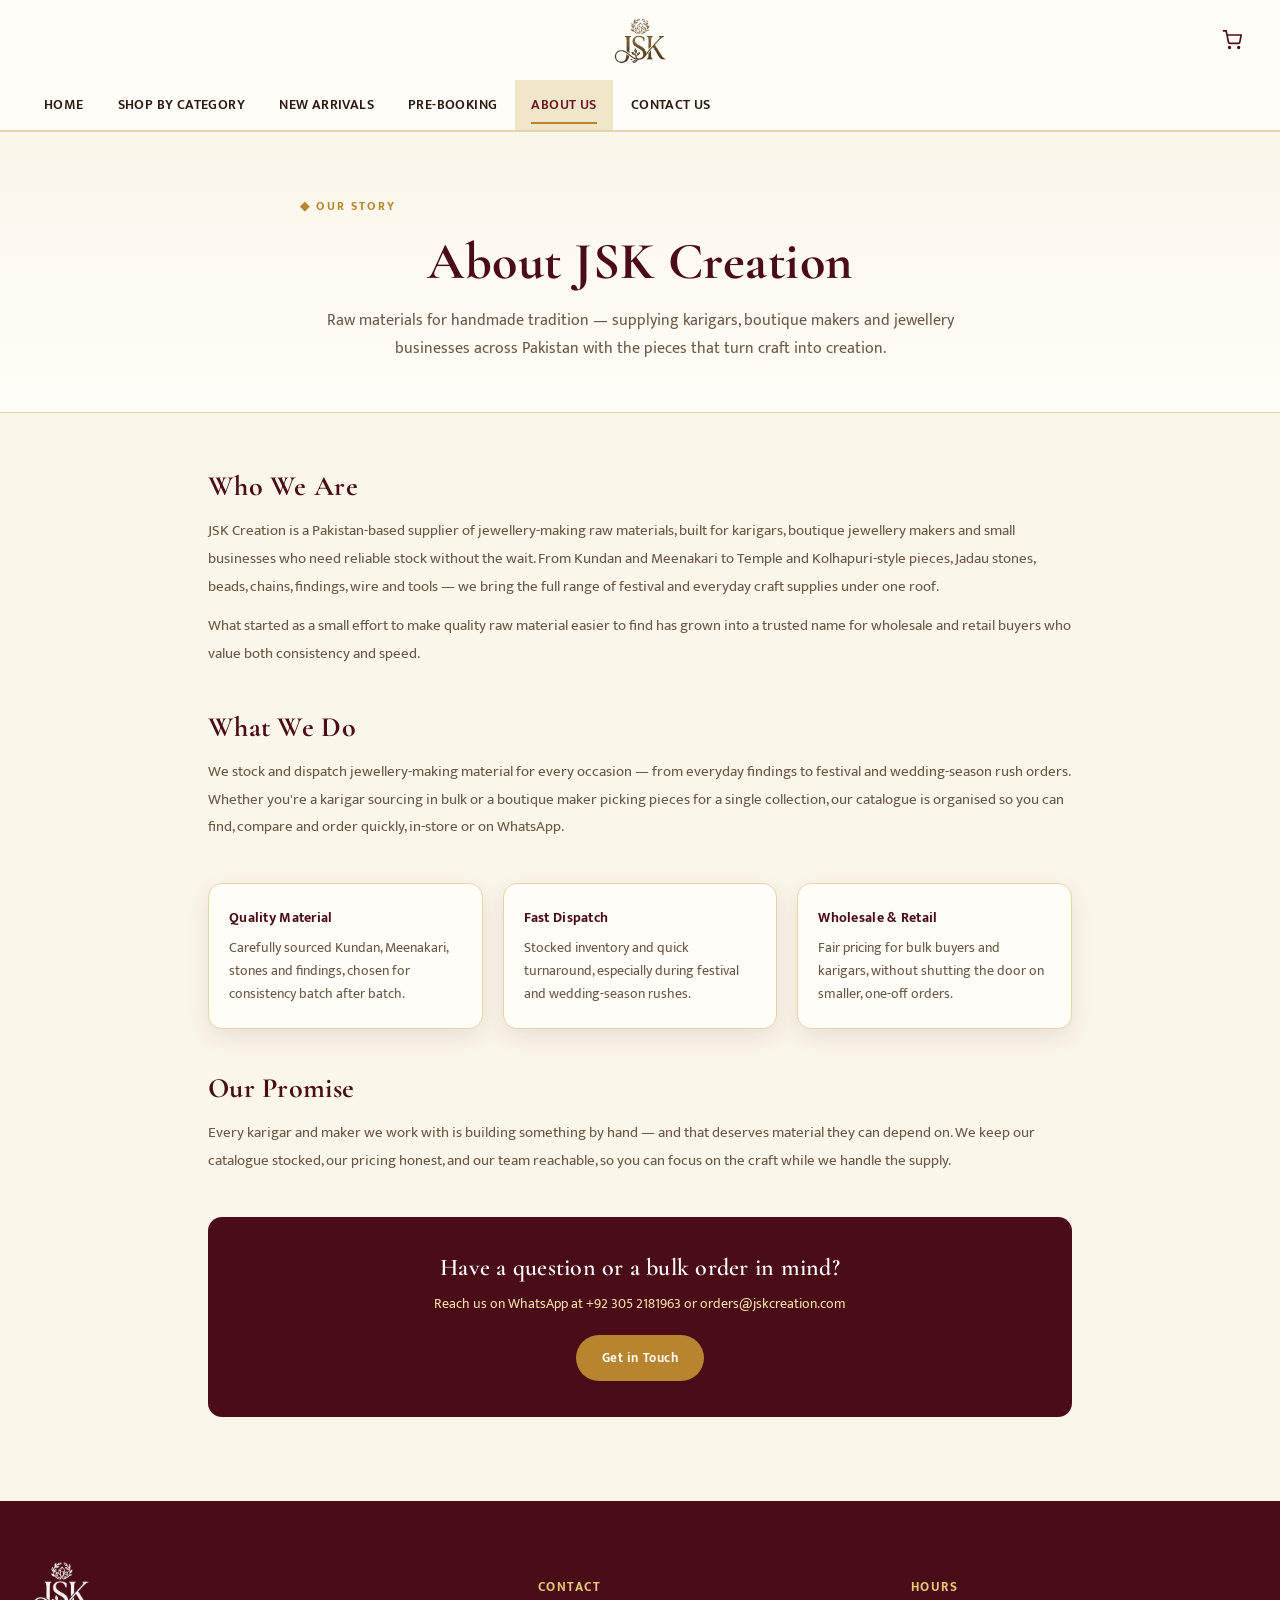
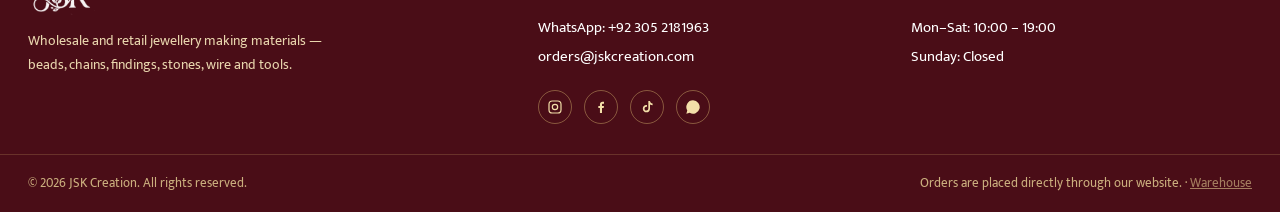
<file: about.html>
<!DOCTYPE html>
<html lang="en">
<head>
<meta charset="UTF-8">
<meta name="viewport" content="width=device-width, initial-scale=1.0">
<title>About Us — JSK Creation | Jewellery Making Raw Materials, Pakistan</title>
<link rel="icon" href="favicon.ico" sizes="any">
<link rel="icon" type="image/png" sizes="32x32" href="favicon-32x32.png">
<link rel="icon" type="image/png" sizes="16x16" href="favicon-16x16.png">
<link rel="apple-touch-icon" sizes="180x180" href="apple-touch-icon.png">
<link rel="icon" type="image/png" sizes="192x192" href="favicon-192.png">
<link rel="preconnect" href="https://fonts.googleapis.com">
<link href="https://fonts.googleapis.com/css2?family=Cormorant+Garamond:ital,wght@0,500;0,600;0,700;1,500&family=Mukta:wght@300;400;500;600;700&display=swap" rel="stylesheet">
<style>
/* ============ TOKENS ============ */
:root{
  --ivory:#FBF6EA;
  --ivory-deep:#F1E6C9;
  --paper:#FFFDF8;
  --maroon:#6E1423;
  --maroon-deep:#4A0D17;
  --maroon-soft:#8C2233;
  --gold:#B8842E;
  --gold-light:#E7C878;
  --gold-pale:#F3DFA9;
  --green:#2E4A3B;
  --green-deep:#1C2F26;
  --ink:#2B1810;
  --ink-soft:#6B5745;
  --line:#E4D4AC;
  --white:#FFFFFF;
  --shadow: 0 8px 24px rgba(74,13,23,0.10);
  --shadow-lg: 0 20px 50px rgba(74,13,23,0.18);
  --radius: 14px;
  --maxw: 1280px;
  --ease: cubic-bezier(.4,0,.2,1);
  --ease-out: cubic-bezier(.16,1,.3,1);
}
*{box-sizing:border-box;}
html{scroll-behavior:smooth;}
body{
  margin:0;
  background:var(--ivory);
  color:var(--ink);
  font-family:'Mukta',sans-serif;
  font-weight:400;
  -webkit-font-smoothing:antialiased;
}
h1,h2,h3,h4{
  font-family:'Cormorant Garamond',serif;
  font-weight:600;
  color:var(--maroon-deep);
  margin:0;
  letter-spacing:.01em;
}
a{color:inherit;text-decoration:none;}
button{font-family:inherit;cursor:pointer;}
img{max-width:100%;display:block;}
.wrap{max-width:var(--maxw);margin:0 auto;padding:0 28px;}
.eyebrow{
  font-family:'Mukta',sans-serif;
  font-size:12.5px;
  font-weight:700;
  letter-spacing:.16em;
  text-transform:uppercase;
  color:var(--maroon);
}
.eyebrow::before{content:"◆ ";color:var(--gold);}
:focus-visible{outline:2px solid var(--maroon);outline-offset:2px;}

/* ============ HEADER ============ */
header.site-header{
  background:var(--paper);
  border-bottom:1px solid var(--line);
  position:sticky;top:0;z-index:60;
  transition:box-shadow 0.45s ease;transition-timing-function:var(--ease);
}
header.site-header.is-scrolled{box-shadow:0 6px 22px rgba(74,13,23,.09);}
.header-row{
  display:grid;grid-template-columns:1fr auto 1fr;align-items:center;
  padding:14px 28px;gap:16px;
}
.header-row .left-slot{display:flex;align-items:center;gap:10px;}
.logo{
  display:flex;align-items:center;gap:10px;
  font-family:'Cormorant Garamond',serif;
  font-size:clamp(21px,3vw,28px);font-weight:700;color:var(--maroon-deep);
  min-width:0;justify-self:center;
}
.logo .logo-text{min-width:0;overflow:hidden;text-overflow:ellipsis;white-space:nowrap;}
.logo-mark{height:52px;width:auto;flex:none;display:block;}
.logo small{display:block;font-family:'Mukta',sans-serif;font-size:10.5px;letter-spacing:.14em;color:var(--ink-soft);font-weight:600;text-transform:uppercase;white-space:nowrap;}
.header-actions{display:flex;align-items:center;gap:6px;flex:none;justify-self:end;}
.icon-btn{
  background:none;border:none;color:var(--maroon-deep);
  display:flex;align-items:center;justify-content:center;
  width:40px;height:40px;border-radius:50%;position:relative;
  transition:background 0.25s;transition-timing-function:var(--ease);flex:none;
}
.icon-btn:hover{background:var(--ivory-deep);}
.icon-btn svg{width:20px;height:20px;}
.cart-count{
  position:absolute;top:-2px;right:-2px;background:var(--maroon);color:#fff;
  font-size:10.5px;font-weight:700;border-radius:50%;width:17px;height:17px;
  display:flex;align-items:center;justify-content:center;border:1.5px solid var(--paper);
}
.search-box{
  display:flex;align-items:center;gap:8px;background:var(--ivory-deep);
  border-radius:30px;padding:0;max-width:0;overflow:hidden;transition:max-width 0.5s ease, padding 0.5s ease;transition-timing-function:var(--ease);
}
.search-box.open{max-width:240px;padding:0 6px 0 16px;}
.search-box input{
  border:none;background:none;outline:none;padding:9px 0;font-family:'Mukta',sans-serif;
  font-size:14px;width:180px;color:var(--ink);
}
.search-box svg{width:16px;height:16px;color:var(--ink-soft);flex:none;}

/* animated hamburger icon */
.mobile-toggle{flex:none;}
.mobile-toggle .hbg{width:20px;height:14px;position:relative;display:block;}
.mobile-toggle .hbg span{
  position:absolute;left:0;width:100%;height:2px;background:currentColor;border-radius:2px;
  transition:transform 0.45s ease, opacity 0.35s ease, top 0.35s ease;transition-timing-function:var(--ease);
}
.mobile-toggle .hbg span:nth-child(1){top:0;}
.mobile-toggle .hbg span:nth-child(2){top:6px;}
.mobile-toggle .hbg span:nth-child(3){top:12px;}
.mobile-toggle.active .hbg span:nth-child(1){top:6px;transform:rotate(45deg);}
.mobile-toggle.active .hbg span:nth-child(2){opacity:0;}
.mobile-toggle.active .hbg span:nth-child(3){top:6px;transform:rotate(-135deg);}

/* mobile nav backdrop */
.nav-overlay{
  position:fixed;inset:0;background:rgba(43,24,16,.38);
  opacity:0;visibility:hidden;transition:opacity 0.45s ease, visibility 0.45s ease;transition-timing-function:var(--ease);z-index:74;
}
.nav-overlay.open{opacity:1;visibility:visible;}

/* ============ NAV / MEGA MENU ============ */
nav.main-nav{background:var(--paper);border-bottom:1px solid var(--line);}
.nav-row{display:flex;align-items:center;gap:2px;padding:0 28px;max-width:var(--maxw);margin:0 auto;position:relative;}
.nav-item{position:relative;}
.nav-link{
  display:flex;align-items:center;gap:5px;color:var(--ink);
  font-size:13.5px;font-weight:600;letter-spacing:.03em;text-transform:uppercase;
  padding:14px 16px;transition:color 0.25s, background 0.25s;transition-timing-function:var(--ease);
}
.nav-link:hover, .nav-link.active{color:var(--maroon);background:var(--ivory-deep);}
.nav-link svg{width:12px;height:12px;transition:transform 0.35s;transition-timing-function:var(--ease);}
.nav-item:hover .nav-link svg{transform:rotate(180deg);}
.mega-panel{
  position:absolute;left:0;top:100%;background:var(--paper);
  border:1px solid var(--line);border-top:3px solid var(--gold);
  box-shadow:var(--shadow-lg);border-radius:0 0 10px 10px;
  padding:26px 30px;display:none;gap:26px 34px;width:min(920px, 86vw);
  grid-template-columns:repeat(5,1fr);z-index:70;
}
.nav-item:hover .mega-panel, .nav-item:focus-within .mega-panel{display:grid;}
.mega-panel-more{grid-template-columns:1fr;width:220px;padding:16px;}
.mega-col h5{
  font-family:'Mukta',sans-serif;font-size:12px;font-weight:700;letter-spacing:.08em;
  text-transform:uppercase;color:var(--maroon);margin-bottom:10px;display:flex;align-items:center;gap:6px;
}
.mega-col h5 .ic{width:15px;height:15px;color:var(--gold);flex:none;}
.mega-col ul{list-style:none;margin:0;padding:0;}
.mega-col li a{
  display:block;padding:5px 0;font-size:13.5px;color:var(--ink-soft);
  border-bottom:1px dashed transparent;transition:color 0.25s;transition-timing-function:var(--ease);
}
.mega-col li a:hover{color:var(--maroon);border-color:var(--gold-light);}
.mega-view-all{grid-column:1/-1;border-top:1px dashed var(--line);padding-top:14px;margin-top:2px;text-align:center;}
.mega-view-all a{
  font-family:'Mukta',sans-serif;font-size:12.5px;font-weight:700;letter-spacing:.04em;
  text-transform:uppercase;color:var(--maroon);
}
.mega-view-all a:hover{color:var(--maroon-deep);}
.mobile-toggle{display:none;background:none;border:none;color:var(--maroon-deep);padding:12px;}
.mobile-toggle svg{width:22px;height:22px;}
.nav-link{position:relative;}
.nav-link::after{
  content:"";position:absolute;left:16px;right:16px;bottom:6px;height:2px;background:var(--gold);
  transform:scaleX(0);transform-origin:left;transition:transform 0.35s ease;transition-timing-function:var(--ease);
}
.nav-link:hover::after, .nav-link.active::after{transform:scaleX(1);}

/* ============ HERO / PROMO BANNER ============ */
.hero{position:relative;background:var(--paper);padding:0;}
.btn{
  display:inline-flex;align-items:center;gap:8px;padding:13px 26px;border-radius:40px;
  font-size:14px;font-weight:700;letter-spacing:.03em;text-transform:uppercase;
  border:1.5px solid transparent;transition:transform 0.25s, box-shadow 0.25s, background 0.25s, color 0.25s;transition-timing-function:var(--ease);
}
.btn:active{transform:scale(.97);}
.btn-primary{background:var(--maroon);color:#fff;box-shadow:0 10px 22px rgba(110,20,35,.28);}
.btn-primary:hover{background:var(--maroon-deep);box-shadow:0 12px 26px rgba(110,20,35,.36);}
.btn-outline{border-color:var(--maroon);color:var(--maroon);}
.btn-outline:hover{background:var(--maroon);color:#fff;}
.btn-gold{background:var(--gold);color:var(--maroon-deep);}
.btn-gold:hover{background:var(--gold-light);}
.btn[disabled]{opacity:.7;cursor:default;}

/* full-bleed promo banner slider (signature element) */
.hero-split{width:100%;}
.hero-slider{position:relative;width:100%;height:480px;overflow:hidden;}
.hero-slides{position:relative;width:100%;height:100%;}
.hero-slide{position:absolute;inset:0;opacity:0;pointer-events:none;transition:opacity 0.7s ease;transition-timing-function:var(--ease);}
.hero-slide.active{opacity:1;pointer-events:auto;}
.slide-art{position:relative;width:100%;height:100%;}

.promo-banner{position:relative;width:100%;height:100%;display:flex;align-items:center;overflow:hidden;background:var(--maroon-deep);}
.promo-photo{position:absolute;inset:0;width:100%;height:100%;object-fit:cover;object-position:center;z-index:0;}
.promo-scrim{position:absolute;inset:0;z-index:1;}
.promo-1 .promo-scrim{background:linear-gradient(100deg, rgba(74,13,23,.94) 0%, rgba(74,13,23,.80) 30%, rgba(74,13,23,.30) 60%, rgba(74,13,23,.08) 85%);}
.promo-2 .promo-scrim{background:linear-gradient(100deg, rgba(28,47,38,.94) 0%, rgba(28,47,38,.80) 30%, rgba(28,47,38,.30) 60%, rgba(28,47,38,.08) 85%);}
.promo-3 .promo-scrim{background:linear-gradient(100deg, rgba(110,20,35,.94) 0%, rgba(110,20,35,.80) 30%, rgba(110,20,35,.30) 60%, rgba(110,20,35,.08) 85%);}
.promo-4 .promo-scrim{background:linear-gradient(100deg, rgba(43,47,74,.94) 0%, rgba(43,47,74,.80) 30%, rgba(43,47,74,.30) 60%, rgba(43,47,74,.08) 85%);}

.promo-frame{
  position:absolute;inset:14px;border:1px solid rgba(255,255,255,.35);
  border-radius:4px;pointer-events:none;z-index:2;
}
.promo-content{position:relative;z-index:3;max-width:640px;padding:0 6vw;}
.promo-eyebrow{
  display:inline-flex;align-items:center;gap:8px;color:var(--gold-pale);
  font-size:12.5px;font-weight:700;letter-spacing:.16em;text-transform:uppercase;margin-bottom:16px;
}
.promo-eyebrow::before{content:"◆";color:var(--gold-light);}
.promo-content h1{
  font-family:'Cormorant Garamond',serif;font-weight:700;text-transform:uppercase;
  font-size:clamp(30px,4.6vw,58px);line-height:1.05;color:#fff;margin-bottom:16px;
  text-shadow:0 4px 24px rgba(0,0,0,.25);
}
.promo-content h1 span{color:var(--gold-light);}
.promo-content p{font-size:15.5px;line-height:1.7;color:rgba(255,255,255,.86);max-width:440px;margin-bottom:26px;}
.promo-cta{
  position:absolute;right:32px;bottom:28px;z-index:5;
  display:inline-flex;align-items:center;gap:8px;background:var(--maroon-deep);color:#fff;
  border:1.5px solid var(--gold-light);padding:13px 26px;border-radius:40px;
  font-size:12.5px;font-weight:700;letter-spacing:.06em;text-transform:uppercase;
  box-shadow:0 12px 26px rgba(0,0,0,.3);transition:transform 0.25s, background 0.25s;transition-timing-function:var(--ease);
}
.promo-cta:hover{transform:translateY(-2px);background:var(--maroon);}

.slide-arrow{
  position:absolute;top:50%;transform:translateY(-50%);width:42px;height:42px;border-radius:50%;
  background:rgba(255,255,255,.14);border:1px solid rgba(255,255,255,.5);display:flex;align-items:center;justify-content:center;
  color:#fff;opacity:0;transition:opacity 0.35s, background 0.25s;transition-timing-function:var(--ease);z-index:6;backdrop-filter:blur(3px);
}
.slide-arrow svg{width:18px;height:18px;}
.slide-arrow:hover{background:rgba(255,255,255,.28);}
.hero-slider:hover .slide-arrow{opacity:1;}
.slide-arrow.prev{left:20px;}
.slide-arrow.next{right:20px;}
.slide-dots{position:absolute;bottom:20px;left:50%;transform:translateX(-50%);display:flex;gap:8px;z-index:6;}
.slide-dot{width:9px;height:9px;border-radius:5px;border:1.5px solid rgba(255,255,255,.7);background:rgba(255,255,255,.25);cursor:pointer;transition:all 0.35s;transition-timing-function:var(--ease);padding:0;}
.slide-dot.active{background:var(--gold-light);border-color:var(--gold-light);width:26px;}
.breadcrumb-row{padding:14px 0;font-size:13px;color:var(--ink-soft);border-bottom:1px solid var(--line);}
.breadcrumb-row .wrap{padding:0 28px;}
.breadcrumb-row a{color:var(--maroon);font-weight:600;}
@media (max-width:1080px){
}
@media (max-width:860px){
  .hero-slider{height:380px;}
  .promo-content p{display:none;}
}
@media (max-width:720px){
  .hero-slider{height:300px;}
  .promo-content{padding:0 24px;}
  .promo-cta{right:20px;bottom:22px;padding:11px 18px;font-size:11px;}
}
@media (max-width:480px){
}

/* ============ SECTION SHARED ============ */
section{padding:56px 0;}
.section-head{display:flex;justify-content:space-between;align-items:flex-end;margin-bottom:28px;gap:20px;flex-wrap:wrap;}
.section-head h2{font-size:clamp(26px,3vw,38px);font-style:italic;}
.section-head p.sub{color:var(--ink-soft);margin-top:6px;font-size:14.5px;}
.link-more{font-size:13px;font-weight:700;letter-spacing:.05em;text-transform:uppercase;color:var(--maroon);border-bottom:1.5px solid var(--gold);padding-bottom:2px;white-space:nowrap;}
.link-more:hover{color:var(--maroon-deep);}

/* ============ TRENDING SCROLL ============ */
.trending-scroll{
  display:flex;gap:18px;overflow-x:auto;scroll-snap-type:x mandatory;
  margin:0 -28px;width:calc(100% + 56px);padding:6px 20px 18px;
}
.trending-scroll::-webkit-scrollbar{height:6px;}
.trending-scroll::-webkit-scrollbar-thumb{background:var(--gold-light);border-radius:6px;}
.trend-tile{
  flex:none;width:168px;scroll-snap-align:start;text-align:center;cursor:pointer;
  position:relative;padding-top:12px;
}
.trend-tile .art{
  width:168px;height:168px;border-radius:50%;position:relative;overflow:hidden;
  border:3px solid var(--gold);box-shadow:var(--shadow);transition:transform 0.35s, box-shadow 0.35s;transition-timing-function:var(--ease);
}
.trend-tile:hover .art{transform:translateY(-6px);box-shadow:var(--shadow-lg);}
.trend-tile p{margin-top:12px;font-weight:600;font-size:14.5px;color:var(--maroon-deep);}
.trend-tile .badge-tag{
  position:absolute;top:0;left:50%;transform:translateX(-50%);white-space:nowrap;
  box-shadow:0 3px 8px rgba(74,13,23,.25);
}

/* ============ PRODUCT ART (reusable swatches) ============ */
.product-art{
  aspect-ratio:1/1;border-radius:var(--radius);position:relative;overflow:hidden;
  background:linear-gradient(150deg, var(--base1), var(--base2));
}
.trend-tile .art{background:linear-gradient(150deg, var(--base1), var(--base2));}
[data-art="cluster"]{
  background-image:
    radial-gradient(circle at 32% 32%, var(--c1) 0 15%, transparent 16%),
    radial-gradient(circle at 32% 32%, var(--gold) 0 19%, transparent 20%),
    radial-gradient(circle at 68% 26%, var(--c2) 0 11%, transparent 12%),
    radial-gradient(circle at 68% 26%, var(--gold) 0 14.5%, transparent 15.5%),
    radial-gradient(circle at 54% 60%, var(--c1) 0 18%, transparent 19%),
    radial-gradient(circle at 54% 60%, var(--gold) 0 22.5%, transparent 23.5%),
    radial-gradient(circle at 78% 68%, var(--c2) 0 9%, transparent 10%),
    radial-gradient(circle at 78% 68%, var(--gold) 0 12%, transparent 13%),
    radial-gradient(circle at 22% 76%, var(--c2) 0 8%, transparent 9%),
    radial-gradient(circle at 22% 76%, var(--gold) 0 10.5%, transparent 11.5%),
    linear-gradient(150deg, var(--base1), var(--base2));
}
[data-art="strand"]{
  background-image:
    radial-gradient(circle at 15% 50%, var(--c1) 0 8%, transparent 9%),
    radial-gradient(circle at 15% 50%, var(--gold) 0 10.5%, transparent 11.5%),
    radial-gradient(circle at 35% 38%, var(--c2) 0 8%, transparent 9%),
    radial-gradient(circle at 35% 38%, var(--gold) 0 10.5%, transparent 11.5%),
    radial-gradient(circle at 55% 58%, var(--c1) 0 8%, transparent 9%),
    radial-gradient(circle at 55% 58%, var(--gold) 0 10.5%, transparent 11.5%),
    radial-gradient(circle at 75% 40%, var(--c2) 0 8%, transparent 9%),
    radial-gradient(circle at 75% 40%, var(--gold) 0 10.5%, transparent 11.5%),
    radial-gradient(circle at 90% 58%, var(--c1) 0 7%, transparent 8%),
    radial-gradient(circle at 90% 58%, var(--gold) 0 9.5%, transparent 10.5%),
    linear-gradient(150deg, var(--base1), var(--base2));
}
[data-art="flat"]{
  background-image:
    radial-gradient(circle at 50% 46%, var(--c1) 0 30%, transparent 31%),
    radial-gradient(circle at 50% 46%, var(--gold) 0 34%, transparent 35%),
    radial-gradient(circle at 50% 46%, transparent 0 21%, var(--c2) 22% 24%, transparent 25%),
    linear-gradient(150deg, var(--base1), var(--base2));
}
.product-art::before{
  content:"";position:absolute;left:50%;bottom:6%;width:72%;height:16%;
  background:radial-gradient(ellipse at center, rgba(43,24,16,.30), transparent 72%);
  transform:translateX(-50%);border-radius:50%;z-index:0;
}
.product-art::after{
  content:"";position:absolute;inset:0;
  background:linear-gradient(120deg, rgba(255,255,255,.28), transparent 42%);
}
.badge-tag{
  position:absolute;top:10px;left:10px;background:var(--maroon);color:#fff;
  font-size:10.5px;font-weight:700;letter-spacing:.05em;text-transform:uppercase;
  padding:4px 9px;border-radius:20px;z-index:2;
}

/* ---- redesigned card media / actions ---- */
.card .card-media{position:relative;padding:8px;}
.media-actions{
  position:absolute;top:24px;right:24px;display:flex;flex-direction:column;gap:8px;
  opacity:0;transform:translateX(8px);transition:opacity 0.35s, transform 0.35s;transition-timing-function:var(--ease);z-index:4;
}
.card:hover .media-actions{opacity:1;transform:translateX(0);}
.media-btn{
  width:34px;height:34px;border-radius:50%;background:#fff;border:1px solid var(--line);
  display:flex;align-items:center;justify-content:center;box-shadow:var(--shadow);color:var(--maroon-deep);
  transition:background 0.25s, color 0.25s, transform 0.25s;transition-timing-function:var(--ease);
}
.media-btn:hover{transform:scale(1.07);}
.media-btn.wishlisted{background:var(--maroon);color:#fff;border-color:var(--maroon);}
.media-btn svg{width:16px;height:16px;}
.quick-view-btn{
  position:absolute;left:50%;bottom:22px;transform:translate(-50%,10px);opacity:0;
  background:var(--maroon-deep);color:#fff;padding:9px 20px;border-radius:30px;font-size:11.5px;font-weight:700;
  letter-spacing:.05em;text-transform:uppercase;transition:opacity 0.35s, transform 0.35s;transition-timing-function:var(--ease);z-index:4;white-space:nowrap;
  display:flex;align-items:center;gap:6px;border:none;outline:none;
}
.quick-view-btn svg{width:13px;height:13px;}
.card:hover .quick-view-btn{opacity:1;transform:translate(-50%,0);}
.rating-row{display:flex;align-items:center;gap:6px;font-size:11.5px;color:var(--ink-soft);}
.stars{display:flex;gap:1px;color:var(--gold);}
.stars svg{width:12px;height:12px;}
.card-name.clickable{cursor:pointer;transition:color 0.25s;transition-timing-function:var(--ease);}
.card-name.clickable:hover{color:var(--maroon);}

/* ============ SEASONAL BANNER ============ */
.seasonal{background:linear-gradient(120deg, var(--maroon-deep), var(--maroon) 60%, var(--maroon-soft));color:var(--ivory);}
.seasonal .banner-inner{
  display:flex;justify-content:space-between;align-items:center;gap:24px;flex-wrap:wrap;
  padding:38px 40px;border-radius:20px;
  background:radial-gradient(circle at 90% 10%, rgba(230,190,100,.18), transparent 55%);
  border:1px solid rgba(231,200,120,.3);
}
.seasonal h2{color:#fff;font-size:clamp(24px,3vw,36px);font-style:italic;}
.seasonal p{color:var(--gold-pale);margin-top:8px;max-width:420px;line-height:1.6;font-size:14.5px;}
.seasonal-grid{display:grid;grid-template-columns:repeat(4,1fr);gap:18px;margin-top:30px;}

/* ============ PRODUCT GRID / CARDS ============ */
.product-grid{display:grid;grid-template-columns:repeat(4,1fr);gap:22px;}
.card{
  background:var(--paper);border:1px solid var(--line);border-radius:var(--radius);
  overflow:hidden;display:flex;flex-direction:column;transition:box-shadow 0.35s, transform 0.35s;transition-timing-function:var(--ease);
  position:relative;
}
.card:hover{box-shadow:var(--shadow-lg);transform:translateY(-3px);}
.card-body{padding:6px 16px 18px;display:flex;flex-direction:column;gap:8px;flex:1;}
.card-name{font-family:'Cormorant Garamond',serif;font-size:23px;font-weight:600;color:var(--maroon-deep);line-height:1.25;min-height:auto;}
.card-price{font-size:15px;font-weight:700;color:var(--ink);}
.card-price .from{font-size:11px;color:var(--ink-soft);font-weight:500;text-transform:uppercase;letter-spacing:.04em;display:block;}
.variant-control{margin-top:2px;}
.variant-summary{
  width:100%;display:flex;align-items:center;justify-content:space-between;gap:8px;
  padding:9px 12px;border:1.3px solid var(--line);border-radius:9px;background:var(--ivory);
  font-family:'Mukta',sans-serif;font-size:12.5px;font-weight:600;color:var(--ink);
  cursor:pointer;transition:border-color 0.25s, background 0.25s;transition-timing-function:var(--ease);text-align:left;
}
.variant-summary:hover{border-color:var(--gold);}
.variant-summary .chev{width:14px;height:14px;color:var(--ink-soft);flex:none;transition:transform 0.35s;transition-timing-function:var(--ease);}
.variant-summary.open{border-color:var(--maroon);background:var(--paper);}
.variant-summary.open .chev{transform:rotate(180deg);}
.vsummary-text{overflow:hidden;text-overflow:ellipsis;white-space:nowrap;}
.variant-panel{
  display:none;flex-direction:column;gap:10px;
  padding:12px 12px 2px;margin-top:6px;border-top:1px dashed var(--line);
}
.variant-panel.open{display:flex;animation:panelIn .18s var(--ease-out);}
@keyframes panelIn{from{opacity:0;transform:translateY(-4px);}to{opacity:1;transform:translateY(0);}}
.variant-group label{font-size:10px;text-transform:uppercase;letter-spacing:.07em;color:var(--ink-soft);font-weight:700;display:block;margin-bottom:6px;}
.chip-row{display:flex;flex-wrap:wrap;gap:6px;}
.chip{
  padding:6px 12px;border-radius:20px;border:1.3px solid var(--line);background:var(--paper);
  font-family:'Mukta',sans-serif;font-size:11.5px;font-weight:600;color:var(--ink);cursor:pointer;
  display:inline-flex;align-items:center;gap:5px;transition:all 0.25s;transition-timing-function:var(--ease);white-space:nowrap;
  max-width:104px;overflow:hidden;text-overflow:ellipsis;
}
.chip:hover{border-color:var(--gold);}
.chip.active{background:var(--maroon-deep);border-color:var(--maroon-deep);color:#fff;}
.chip .dot{width:9px;height:9px;border-radius:50%;flex:none;box-shadow:0 0 0 1px rgba(0,0,0,.15);}
.chip-more{
  padding:6px 11px;border-radius:20px;border:1.3px dashed var(--line);background:none;
  font-family:'Mukta',sans-serif;font-size:11.5px;font-weight:700;color:var(--ink-soft);cursor:pointer;
}
.chip-more:hover{border-color:var(--gold);color:var(--maroon);}
.add-btn{
  margin-top:10px;width:100%;padding:11px;border-radius:9px;border:none;
  background:var(--maroon-deep);color:#fff;font-weight:600;font-size:13.5px;letter-spacing:.01em;
  display:flex;align-items:center;justify-content:center;gap:8px;transition:background 0.25s, transform 0.2s;transition-timing-function:var(--ease);
}
.add-btn:hover{background:var(--maroon);}
.add-btn:active{transform:scale(.98);}
.add-btn .spinner{width:15px;height:15px;border:2px solid rgba(255,255,255,.4);border-top-color:#fff;border-radius:50%;animation:spin2 .7s linear infinite;display:none;}
.add-btn.loading .spinner{display:inline-block;}
.add-btn.loading .lbl{display:none;}
.add-btn .lbl{display:inline;}
@keyframes spin2{to{transform:rotate(360deg);}}

.load-more-wrap{text-align:center;margin-top:36px;}

/* secondary banners */
.dual-banners{display:grid;grid-template-columns:1fr 1fr;gap:22px;}
.dual-banner{
  border-radius:18px;padding:34px;min-height:190px;display:flex;flex-direction:column;justify-content:center;gap:12px;position:relative;overflow:hidden;
  border:1px solid var(--line);
}
.dual-banner.b1{background:linear-gradient(135deg, var(--ivory-deep), var(--gold-pale));}
.dual-banner.b2{background:linear-gradient(135deg, #EFE6D8, var(--ivory-deep));}
.dual-banner h3{font-size:26px;font-style:italic;}
.dual-banner p{color:var(--ink-soft);font-size:14px;max-width:280px;}

/* discovery tiles */
.discover-grid{display:grid;grid-template-columns:repeat(6,1fr);gap:16px;}
.discover-tile{
  background:var(--paper);border:1px solid var(--line);border-radius:14px;padding:0 0 16px;
  text-align:center;transition:transform 0.25s, box-shadow 0.25s, border-color 0.25s;transition-timing-function:var(--ease);overflow:hidden;
}
.discover-tile:hover{transform:translateY(-4px);box-shadow:var(--shadow);border-color:var(--gold);}
.discover-tile .tile-art{border-radius:0;aspect-ratio:4/3;margin-bottom:14px;}
.discover-tile .ic-wrap{
  width:48px;height:48px;border-radius:50%;margin:-38px auto 12px;position:relative;z-index:2;
  background:var(--paper);border:2px solid var(--gold);
  display:flex;align-items:center;justify-content:center;box-shadow:var(--shadow);
}
.discover-tile .ic-wrap svg{width:22px;height:22px;color:var(--maroon-deep);}
.discover-tile p{font-weight:600;font-size:13.5px;color:var(--maroon-deep);}

/* trust badges */
.trust-row{display:grid;grid-template-columns:repeat(4,1fr);gap:20px;}
.trust-item{display:flex;align-items:center;gap:14px;padding:18px;background:var(--paper);border:1px solid var(--line);border-radius:14px;}
.trust-item .ic{
  width:44px;height:44px;border-radius:50%;background:var(--green-deep);display:flex;align-items:center;justify-content:center;flex:none;
}
.trust-item .ic svg{width:22px;height:22px;color:var(--gold-light);}
.trust-item h4{font-size:14.5px;color:var(--maroon-deep);}
.trust-item p{font-size:12.5px;color:var(--ink-soft);margin-top:2px;}

/* newsletter */
.newsletter{
  background:linear-gradient(135deg, var(--green-deep), var(--green));
  border-radius:22px;padding:46px 40px;display:flex;justify-content:space-between;align-items:center;gap:24px;flex-wrap:wrap;color:#fff;
}
.newsletter h2{color:#fff;font-style:italic;font-size:clamp(22px,3vw,32px);}
.newsletter p{color:#D9E6DC;font-size:14px;margin-top:6px;max-width:380px;}
.newsletter-form{display:flex;gap:10px;flex-wrap:wrap;}
.newsletter-form input{
  padding:13px 18px;border-radius:30px;border:1px solid rgba(255,255,255,.3);background:rgba(255,255,255,.08);
  color:#fff;font-family:'Mukta',sans-serif;min-width:230px;
}
.newsletter-form input::placeholder{color:#cfe0d3;}

/* ============ FOOTER ============ */
footer{background:var(--maroon-deep);color:var(--gold-pale);margin-top:20px;}
.footer-grid{
  display:grid;grid-template-columns:1.4fr 1fr 1fr;gap:32px;padding:56px 28px 30px;max-width:var(--maxw);margin:0 auto;
}
.footer-grid h5{color:var(--gold-light);font-family:'Mukta',sans-serif;font-size:12.5px;font-weight:700;letter-spacing:.12em;text-transform:uppercase;margin-bottom:16px;}
.footer-grid ul{list-style:none;margin:0;padding:0;display:flex;flex-direction:column;gap:9px;}
.footer-grid ul a{font-size:13.5px;color:var(--gold-pale);opacity:.9;transition:opacity 0.25s;transition-timing-function:var(--ease);}
.footer-grid ul a:hover{opacity:1;text-decoration:underline;}
.footer-brand .logo{color:#fff;justify-self:start;}
.footer-brand .logo-mark{height:58px;filter:brightness(0) invert(1) opacity(.95);}
.footer-brand p{font-size:14px;line-height:1.75;color:#E9D6AE;margin:14px 0 0;max-width:320px;}
.footer-contact p, .footer-hours p{font-size:14.5px;line-height:2;color:#fff;margin:0;}
.footer-social{display:flex;gap:12px;margin-top:18px;}
.footer-social a{
  width:34px;height:34px;border-radius:50%;border:1px solid rgba(231,200,120,.4);
  display:flex;align-items:center;justify-content:center;transition:background 0.25s;transition-timing-function:var(--ease);
}
.footer-social a:hover{background:rgba(231,200,120,.15);}
.footer-social svg{width:16px;height:16px;}
.footer-bottom{
  border-top:1px solid rgba(231,200,120,.2);padding:18px 28px;display:flex;justify-content:space-between;
  max-width:var(--maxw);margin:0 auto;font-size:12.5px;color:#CBAF7E;flex-wrap:wrap;gap:10px;
}
.footer-bottom a{color:#CBAF7E;text-decoration:underline;}
.wa-float{
  position:fixed;right:22px;bottom:22px;width:52px;height:52px;border-radius:50%;
  background:#25D366;color:#fff;display:flex;align-items:center;justify-content:center;
  box-shadow:0 6px 18px rgba(0,0,0,.25);z-index:60;transition:transform .2s var(--ease);
}
.wa-float:hover{transform:scale(1.08);}
.wa-float svg{width:26px;height:26px;}
@media (max-width:640px){
  .wa-float{right:16px;bottom:16px;width:46px;height:46px;}
  .wa-float svg{width:22px;height:22px;}
}
.foot-admin-link{color:#8C7A56;opacity:.7;transition:opacity .25s ease;}
.foot-admin-link:hover{opacity:1;color:#CBAF7E;}

/* ============ CART DRAWER ============ */
.overlay{
  position:fixed;inset:0;background:rgba(43,24,16,.45);opacity:0;pointer-events:none;transition:opacity 0.45s;transition-timing-function:var(--ease);z-index:190;
}
.overlay.open{opacity:1;pointer-events:auto;}
.cart-drawer{
  position:fixed;top:0;right:0;height:100%;width:400px;max-width:92vw;background:var(--paper);
  z-index:195;transform:translateX(100%);transition:transform 0.55s ease;transition-timing-function:var(--ease);display:flex;flex-direction:column;box-shadow:-10px 0 40px rgba(0,0,0,.2);
}
.cart-drawer.open{transform:translateX(0);}
.cart-head{display:flex;justify-content:space-between;align-items:center;padding:20px 22px;border-bottom:1px solid var(--line);}
.cart-head h3{font-size:22px;font-style:italic;}
.cart-close{background:none;border:none;color:var(--ink);padding:6px;}
.cart-close svg{width:20px;height:20px;}
.cart-items{flex:1;overflow-y:auto;padding:14px 22px;display:flex;flex-direction:column;gap:16px;}
.cart-empty{text-align:center;color:var(--ink-soft);padding:60px 20px;font-size:14px;}
.cart-line{display:flex;gap:12px;padding-bottom:14px;border-bottom:1px dashed var(--line);}
.cart-line .thumb{width:64px;height:64px;border-radius:10px;flex:none;}
.cart-line .info{flex:1;}
.cart-line .info h6{font-family:'Cormorant Garamond',serif;font-size:16px;color:var(--maroon-deep);font-weight:600;}
.cart-line .info .meta{font-size:11.5px;color:var(--ink-soft);margin:3px 0 8px;}
.qty-ctrl{display:flex;align-items:center;gap:10px;}
.qty-ctrl button{width:24px;height:24px;border-radius:50%;border:1px solid var(--line);background:var(--ivory);font-weight:700;display:flex;align-items:center;justify-content:center;font-size:14px;color:var(--maroon);}
.qty-ctrl span{font-size:13.5px;font-weight:600;min-width:16px;text-align:center;}
.line-price{font-weight:700;font-size:13.5px;color:var(--ink);white-space:nowrap;}
.line-remove{background:none;border:none;color:var(--maroon);opacity:.6;padding:4px;}
.line-remove:hover{opacity:1;}
.line-remove svg{width:15px;height:15px;}
.cart-foot{border-top:1px solid var(--line);padding:20px 22px;background:var(--ivory);}
.cart-subtotal{display:flex;justify-content:space-between;font-size:15px;font-weight:700;margin-bottom:14px;}
.cart-foot .btn{width:100%;justify-content:center;margin-bottom:8px;}
.cart-note{font-size:11.5px;color:var(--ink-soft);text-align:center;margin-top:6px;}

/* ============ CHECKOUT — FULL PAGE ============ */
.checkout-page{
  position:fixed;inset:0;z-index:210;background:var(--paper);
  opacity:0;pointer-events:none;transform:translateY(18px);
  transition:opacity 0.5s ease, transform 0.5s ease;transition-timing-function:var(--ease);
  overflow-y:auto;-webkit-overflow-scrolling:touch;
}
.checkout-page.open{opacity:1;pointer-events:auto;transform:translateY(0);}
.checkout-card{max-width:var(--maxw);margin:0 auto;padding:40px 28px 80px;}
.checkout-title{font-size:34px;font-style:italic;color:var(--maroon-deep);margin-bottom:28px;}
.checkout-grid{display:grid;grid-template-columns:1.3fr 1fr;gap:48px;align-items:start;}
.checkout-input{width:100%;padding:12px 14px;border-radius:8px;border:1.5px solid var(--line);font-family:'Mukta',sans-serif;font-size:14.5px;background:var(--paper);}
.checkout-input:focus{outline:none;border-color:var(--maroon);}
.checkout-summary{background:var(--ivory);border:1px solid var(--line);border-radius:14px;padding:24px;position:sticky;top:96px;}
.checkout-summary h3{font-size:18px;font-style:italic;color:var(--maroon-deep);margin-bottom:16px;}
.checkout-summary-items{display:flex;flex-direction:column;gap:12px;max-height:340px;overflow-y:auto;}
.checkout-line{display:flex;gap:10px;align-items:center;}
.checkout-line .thumb{width:48px;height:48px;border-radius:8px;flex:none;}
.checkout-line .info{flex:1;font-size:12.5px;}
.checkout-line .info h6{font-family:'Cormorant Garamond',serif;font-size:14.5px;color:var(--maroon-deep);font-weight:600;}
.checkout-line .info .meta{color:var(--ink-soft);font-size:11px;}
.checkout-line .price{font-size:12.5px;font-weight:700;white-space:nowrap;}
@media (max-width:860px){
  .checkout-grid{grid-template-columns:1fr;}
  .checkout-summary{position:static;}
}

/* ============ PRODUCT DETAIL — FULL PAGE ============ */
.pdp-page{
  position:fixed;inset:0;z-index:160;background:var(--paper);
  opacity:0;pointer-events:none;transform:translateY(18px);
  transition:opacity 0.5s ease, transform 0.5s ease;transition-timing-function:var(--ease);
  overflow-y:auto;-webkit-overflow-scrolling:touch;
}
.pdp-page.open{opacity:1;pointer-events:auto;transform:translateY(0);}
.pdp-topbar{
  position:sticky;top:0;z-index:6;background:var(--paper);border-bottom:1px solid var(--line);
  display:flex;align-items:center;justify-content:space-between;gap:16px;
  padding:14px 28px;
}
.pdp-back{
  display:inline-flex;align-items:center;gap:8px;background:none;border:none;
  color:var(--maroon-deep);font-family:'Mukta',sans-serif;font-size:13.5px;font-weight:700;
  letter-spacing:.03em;text-transform:uppercase;padding:8px 6px;
}
.pdp-back svg{width:18px;height:18px;}
.pdp-back:hover{color:var(--maroon);}
.pdp-topbar .logo{font-size:20px;}
.pdp-card{max-width:var(--maxw);margin:0 auto;position:relative;}

/* ============ ALL CATEGORIES — FULL PAGE ============ */
.categories-page{
  position:fixed;inset:0;z-index:158;background:var(--paper);
  opacity:0;pointer-events:none;transform:translateY(18px);
  transition:opacity 0.5s ease, transform 0.5s ease;transition-timing-function:var(--ease);
  overflow-y:auto;-webkit-overflow-scrolling:touch;
}
.categories-page.open{opacity:1;pointer-events:auto;transform:translateY(0);}
.categories-card{max-width:var(--maxw);margin:0 auto;padding:40px 28px 80px;}
.categories-groups{display:flex;flex-direction:column;gap:30px;margin-top:12px;}
.cat-group{
  background:var(--white);border:1px solid var(--line);border-radius:14px;padding:20px 22px;
}
.cat-group h5{
  font-family:'Mukta',sans-serif;font-size:13px;font-weight:700;letter-spacing:.06em;
  text-transform:uppercase;color:var(--maroon-deep);margin-bottom:14px;display:flex;align-items:center;gap:7px;
}
.cat-group h5 .ic{width:16px;height:16px;color:var(--gold);flex:none;}
/* chips size themselves to their own text — no stretched / equal-width cells */
.cat-group-chips{display:flex;flex-wrap:wrap;gap:10px;}
.cat-chip{
  display:inline-flex;align-items:center;width:fit-content;flex:none;white-space:nowrap;
  padding:9px 16px;border-radius:22px;border:1px solid var(--line);background:var(--ivory);
  font-family:'Mukta',sans-serif;font-size:13px;color:var(--ink-soft);
  transition:background 0.25s, color 0.25s, border-color 0.25s;transition-timing-function:var(--ease);
}
.cat-chip:hover{border-color:var(--gold);background:var(--gold-pale);color:var(--maroon-deep);}
.cat-chip.cat-chip-all{background:var(--maroon-deep);border-color:var(--maroon-deep);color:#fff;font-weight:700;}
.cat-chip.cat-chip-all:hover{background:var(--maroon);border-color:var(--maroon);}
@media (max-width:720px){
  .categories-card{padding:26px 18px 60px;}
  .cat-group{padding:16px 16px;}
}
.pdp-body{display:grid;grid-template-columns:1fr 1fr;gap:0;padding:0 28px;}
.pdp-gallery{padding:36px 36px 36px 0;}
.pdp-main-art{border-radius:16px;margin-bottom:14px;box-shadow:var(--shadow);aspect-ratio:1/1;}
.pdp-thumbs{display:flex;gap:10px;}
.pdp-thumb{width:64px;height:64px;border-radius:10px;cursor:pointer;border:2px solid transparent;overflow:hidden;flex:none;}
.pdp-thumb.active{border-color:var(--maroon);}
.pdp-thumb .product-art{border-radius:8px;}
.pdp-info{padding:36px 0 24px 36px;border-left:1px solid var(--line);}
.pdp-breadcrumb{font-size:12px;color:var(--ink-soft);margin-bottom:14px;}
.pdp-breadcrumb a{color:var(--maroon);}
.pdp-cat{font-size:11px;letter-spacing:.08em;text-transform:uppercase;color:var(--gold);font-weight:700;}
.pdp-info h2{font-size:34px;font-style:italic;margin:6px 0 10px;line-height:1.15;}
.pdp-rating{margin-bottom:12px;}
.pdp-price{font-size:25px;font-weight:700;color:var(--maroon-deep);margin:6px 0 16px;}
.pdp-desc{font-size:14.5px;color:var(--ink-soft);line-height:1.8;margin-bottom:22px;max-width:520px;}
.pdp-block{margin-bottom:18px;}
.pdp-block label{display:block;font-size:11.5px;text-transform:uppercase;letter-spacing:.07em;color:var(--ink-soft);font-weight:700;margin-bottom:9px;}
.pill-row{display:flex;gap:9px;flex-wrap:wrap;}
.pill{
  padding:9px 18px;border-radius:30px;border:1.5px solid var(--line);font-size:13px;font-weight:600;
  color:var(--ink);background:var(--ivory);transition:all 0.25s;transition-timing-function:var(--ease);
}
.pill:hover{border-color:var(--gold);}
.pill.active{border-color:var(--maroon);background:var(--maroon);color:#fff;}
.pdp-color-row{display:flex;gap:10px;}
.pdp-color-row .color-dot{width:26px;height:26px;}
.pdp-qty-row{display:flex;align-items:center;gap:18px;margin:22px 0 18px;flex-wrap:wrap;}
.pdp-qty-row .qty-ctrl{gap:14px;}
.pdp-qty-row .qty-ctrl button{width:32px;height:32px;font-size:16px;}
.pdp-qty-row .qty-ctrl span{font-size:15px;}
.pdp-add-btn{flex:1;min-width:200px;padding:14px;}
.pdp-meta-list{list-style:none;margin:20px 0 0;padding:18px 0 0;border-top:1px dashed var(--line);display:flex;flex-direction:column;gap:9px;font-size:13px;color:var(--ink-soft);}
.pdp-meta-list li strong{color:var(--ink);}
.related-section{padding:36px 28px 60px;max-width:var(--maxw);margin:0 auto;}
.related-section h4{font-size:22px;font-style:italic;margin-bottom:16px;color:var(--maroon-deep);}
.related-grid{display:grid;grid-template-columns:repeat(4,1fr);gap:18px;}
@media (max-width:760px){
  .pdp-body{grid-template-columns:1fr;padding:0 20px;}
  .pdp-gallery{padding:20px 0;}
  .pdp-info{padding:8px 0 10px;border-left:none;border-top:1px solid var(--line);}
  .pdp-topbar{padding:12px 20px;}
  .related-section{padding:8px 20px 40px;}
  .related-grid{grid-template-columns:repeat(2,1fr);}
}

/* ============ TOASTS ============ */
.toast-stack{position:fixed;bottom:22px;right:22px;z-index:200;display:flex;flex-direction:column;gap:10px;align-items:flex-end;}
.toast{
  background:var(--maroon-deep);color:#fff;padding:13px 18px;border-radius:10px;font-size:13.5px;font-weight:600;
  box-shadow:var(--shadow-lg);display:flex;align-items:center;gap:10px;min-width:220px;
  animation:toastIn .25s var(--ease-out);
}
.toast.error{background:#7A2222;}
.toast svg{width:16px;height:16px;flex:none;}
@keyframes toastIn{from{opacity:0;transform:translateY(10px);}to{opacity:1;transform:translateY(0);}}

/* mobile hero variant text swap */
.mobile-only{display:none;}

/* ============ RESPONSIVE ============ */
@media (max-width:1080px){
  .product-grid{grid-template-columns:repeat(3,1fr);}
  .discover-grid{grid-template-columns:repeat(3,1fr);}
  .seasonal-grid{grid-template-columns:repeat(2,1fr);}
  .footer-grid{grid-template-columns:1.2fr 1fr 1fr;}
  .footer-grid .col-track{display:none;}
}
@media (max-width:860px){
  .mega-panel{grid-template-columns:repeat(3,1fr);width:94vw;left:50%;transform:translateX(-50%);}
  .trust-row{grid-template-columns:repeat(2,1fr);}
  .dual-banners{grid-template-columns:1fr;}
}
@media (max-width:720px){
  .header-row{padding:12px 20px;}
  .nav-row{display:none;}
  .nav-row.open{
    display:flex;flex-direction:column;position:absolute;top:100%;left:0;right:0;background:var(--paper);
    border-bottom:1px solid var(--line);box-shadow:var(--shadow-lg);
    padding:8px 20px 22px;z-index:80;max-height:80vh;overflow-y:auto;
    border-radius:0 0 14px 14px;
    animation:navSlideIn .22s var(--ease-out);
  }
  .nav-row.open .nav-item{border-bottom:1px solid var(--line);}
  .nav-row.open .nav-item:last-child{border-bottom:none;}
  .nav-row.open .nav-link{padding:13px 4px;justify-content:space-between;}
  .nav-link::after{display:none;}
  .mobile-toggle{display:flex;}
  .mega-panel{
    position:static;display:none !important;box-shadow:none;border:none;
    left:auto;top:auto;transform:none;
    grid-template-columns:1fr;background:transparent;border-radius:0;gap:9px;
    margin:10px 0 0;width:100%;padding:2px 2px 6px;text-align:left;
    max-width:100%;
  }
  .mega-panel-more{
    width:100%;grid-template-columns:1fr;padding:16px 20px;
    background:var(--ivory-deep);border-radius:12px;text-align:center;
  }
  .mega-panel-more .mega-col li a{text-align:center;}
  .nav-item.mobile-expanded .mega-panel{display:grid !important;}

  /* ---- redesigned mobile "Shop By Category" accordion cards ---- */
  .mega-panel .mega-col{
    background:var(--paper);border:1px solid var(--line);border-radius:12px;
    overflow:hidden;margin:0 !important;padding:0;box-shadow:0 2px 8px rgba(74,13,23,.06);
  }
  .mega-panel .mega-col h5{
    justify-content:space-between;margin:0;padding:14px 14px;font-size:12.5px;
    background:var(--ivory-deep);color:var(--maroon-deep);cursor:pointer;user-select:none;
  }
  .mega-panel .mega-col h5::after{
    content:"";width:7px;height:7px;border-right:2px solid var(--maroon);border-bottom:2px solid var(--maroon);
    transform:rotate(45deg);transition:transform 0.35s ease;transition-timing-function:var(--ease);flex:none;margin-left:auto;
  }
  .mega-panel .mega-col.cat-open h5{background:var(--gold-pale);}
  .mega-panel .mega-col.cat-open h5::after{transform:rotate(-135deg);}
  .mega-panel .mega-col ul{
    display:none;flex-wrap:wrap;gap:8px;padding:14px;background:var(--paper);
  }
  .mega-panel .mega-col.cat-open ul{display:flex;}
  .mega-panel .mega-col li{list-style:none;}
  .mega-panel .mega-col li a{
    display:inline-block;padding:7px 13px;font-size:12px;text-align:left;
    background:var(--ivory);border:1px solid var(--line);border-radius:20px;color:var(--ink-soft);
    transition:background 0.25s, color 0.25s, border-color 0.25s;transition-timing-function:var(--ease);
  }
  .mega-panel .mega-col li a:active, .mega-panel .mega-col li a:focus-visible{
    background:var(--gold-pale);border-color:var(--gold);color:var(--maroon-deep);
  }
  .product-grid{grid-template-columns:repeat(2,1fr);gap:12px;}

  /* ---- compact product card for mobile ---- */
  .card .card-media{padding:8px;}
  .badge-tag{font-size:10px;padding:3px 9px;top:6px;left:6px;}
  .media-actions{top:14px;right:14px;}
  .media-btn{width:28px;height:28px;}
  .media-btn svg{width:13px;height:13px;}
  .quick-view-btn{display:none;}
  .card-body{padding:2px 10px 12px;gap:6px;}
  .card-name{
    font-size:16.5px;min-height:0;line-height:1.28;
    display:-webkit-box;-webkit-line-clamp:1;-webkit-box-orient:vertical;overflow:hidden;
  }
  .rating-row{font-size:11.5px;gap:5px;}
  .stars svg{width:11px;height:11px;}
  .card-price{display:flex;align-items:baseline;gap:6px;font-size:14.5px;}
  .card-price .from{display:inline;font-size:10.5px;}
  .variant-summary{padding:7px 11px;font-size:12px;}
  .variant-summary .chev{width:13px;height:13px;}
  .chip{font-size:11.5px;padding:6px 10px;max-width:86px;}
  .chip-more{font-size:11.5px;padding:6px 9px;}
  .add-btn{padding:10px;font-size:13px;margin-top:4px;gap:6px;}
  .discover-grid{grid-template-columns:repeat(3,1fr);}
  .seasonal-grid{grid-template-columns:repeat(2,1fr);}
  .trust-row{grid-template-columns:1fr 1fr;}
  .footer-grid{grid-template-columns:1fr 1fr;padding-top:40px;}
  .search-box.open{max-width:150px;}
  .search-box input{width:100px;}
  .desktop-only{display:none;}
  .mobile-only{display:block;}
}
@keyframes navSlideIn{from{opacity:0;transform:translateY(-8px);}to{opacity:1;transform:translateY(0);}}
@media (max-width:480px){
  .discover-grid{grid-template-columns:repeat(2,1fr);}
  .product-grid{grid-template-columns:1fr 1fr;gap:10px;}
  .seasonal-grid{grid-template-columns:1fr 1fr;}
  .card .card-media{padding:6px;}
  .card-body{padding:0 8px 10px;gap:5px;}
  .card-name{font-size:15px;}
  .rating-row span:last-child{display:none;}
  .variant-summary{padding:6px 9px;}
  .vsummary-text{font-size:11px;}
  .cart-drawer{width:100vw;}
  .trust-row{grid-template-columns:1fr;gap:12px;}
  .trust-item{padding:14px;gap:12px;border-radius:12px;}
  .trust-item .ic{width:38px;height:38px;}
  .trust-item .ic svg{width:19px;height:19px;}
  .trust-item h4{font-size:13.5px;}
  .trust-item p{font-size:11.5px;}
  .footer-grid{grid-template-columns:1fr;}
  .newsletter{padding:32px 22px;}
  .header-row{padding:10px 16px;gap:8px;}
  .logo{gap:8px;}
  .logo small{display:none;}
  .logo-mark{height:42px;}
  .header-actions{gap:2px;}
  .icon-btn{width:36px;height:36px;}
  .search-box.open{max-width:130px;}
  .search-box input{width:84px;font-size:13px;}
}

/* ============ ABOUT PAGE ============ */
.about-hero{
  background:linear-gradient(180deg, var(--ivory) 0%, var(--paper) 100%);
  padding:64px 28px 48px;text-align:center;border-bottom:1px solid var(--line);
}
.about-hero .eyebrow{
  font-family:'Mukta',sans-serif;font-size:12px;font-weight:700;letter-spacing:.18em;
  text-transform:uppercase;color:var(--gold);margin:0 0 12px;
}
.about-hero h1{
  font-family:'Cormorant Garamond',serif;font-weight:700;color:var(--maroon-deep);
  font-size:clamp(32px,5vw,52px);margin:0 0 14px;
}
.about-hero p{font-size:16px;line-height:1.8;color:var(--ink-soft);max-width:640px;margin:0 auto;}

.about-body{max-width:920px;margin:0 auto;padding:56px 28px 64px;}
.about-block{margin-bottom:42px;}
.about-block h2{
  font-family:'Cormorant Garamond',serif;font-weight:700;color:var(--maroon-deep);
  font-size:clamp(22px,3vw,28px);margin:0 0 14px;
}
.about-block p{font-size:15px;line-height:1.85;color:var(--ink-soft);margin:0 0 12px;}

.about-values{
  display:grid;grid-template-columns:repeat(3,1fr);gap:20px;margin-top:8px;
}
.about-values .val-card{
  background:var(--paper);border:1px solid var(--line);border-radius:var(--radius);
  padding:22px 20px;box-shadow:var(--shadow);
}
.about-values .val-card h4{
  font-family:'Mukta',sans-serif;font-size:14px;font-weight:700;color:var(--maroon-deep);
  margin:0 0 8px;letter-spacing:.02em;
}
.about-values .val-card p{font-size:13.5px;line-height:1.7;color:var(--ink-soft);margin:0;}

.about-cta{
  background:var(--maroon-deep);border-radius:var(--radius);padding:36px 28px;text-align:center;
  color:var(--gold-pale);margin-top:8px;
}
.about-cta h3{font-family:'Cormorant Garamond',serif;color:#fff;font-size:24px;margin:0 0 10px;}
.about-cta p{font-size:14px;color:var(--gold-pale);margin:0 0 20px;}
.about-cta a{
  display:inline-block;background:var(--gold);color:#fff;font-family:'Mukta',sans-serif;
  font-weight:700;font-size:13px;letter-spacing:.04em;padding:12px 26px;border-radius:999px;
  text-decoration:none;
}

@media (max-width:720px){
  .about-values{grid-template-columns:1fr;}
  .about-hero{padding:44px 20px 36px;}
  .about-body{padding:40px 20px 48px;}
}
</style>
</head>
<body>

<!-- ============ HEADER ============ -->
<header class="site-header" id="siteHeader">
  <div class="header-row">
    <div class="left-slot">
      <button class="icon-btn mobile-toggle" id="navToggle" aria-label="Open menu" aria-expanded="false">
        <span class="hbg"><span></span><span></span><span></span></span>
      </button>
    </div>
    <a href="index.html#top" class="logo"><img src="logo-mark.png" alt="JSK Creation" class="logo-mark"></a>
    <div class="header-actions">
      <button class="icon-btn" id="cartToggle" aria-label="Open cart" onclick="window.location.href='index.html'">
        <svg viewBox="0 0 24 24" fill="none" stroke="currentColor" stroke-width="2"><circle cx="9" cy="21" r="1"/><circle cx="20" cy="21" r="1"/><path d="M1 1h4l2.68 13.39a2 2 0 0 0 2 1.61h9.72a2 2 0 0 0 2-1.61L23 6H6"/></svg>
      </button>
    </div>
  </div>

  <div class="nav-overlay" id="navOverlay"></div>
  <nav class="main-nav">
    <div class="nav-row" id="navRow">
      <div class="nav-item"><a href="index.html#top" class="nav-link">Home</a></div>
      <div class="nav-item"><a href="index.html#categories" class="nav-link">Shop By Category</a></div>
      <div class="nav-item"><a href="index.html#trending" class="nav-link">New Arrivals</a></div>
      <div class="nav-item"><a href="index.html#seasonal" class="nav-link">Pre-Booking</a></div>
      <div class="nav-item"><a href="about.html" class="nav-link active">About Us</a></div>
      <div class="nav-item"><a href="index.html#contact" class="nav-link">Contact Us</a></div>
    </div>
  </nav>
</header>

<!-- ============ ABOUT HERO ============ -->
<section class="about-hero">
  <p class="eyebrow">Our Story</p>
  <h1>About JSK Creation</h1>
  <p>Raw materials for handmade tradition — supplying karigars, boutique makers and jewellery businesses across Pakistan with the pieces that turn craft into creation.</p>
</section>

<!-- ============ ABOUT BODY ============ -->
<section class="about-body">

  <div class="about-block">
    <h2>Who We Are</h2>
    <p>JSK Creation is a Pakistan-based supplier of jewellery-making raw materials, built for karigars, boutique jewellery makers and small businesses who need reliable stock without the wait. From Kundan and Meenakari to Temple and Kolhapuri-style pieces, Jadau stones, beads, chains, findings, wire and tools — we bring the full range of festival and everyday craft supplies under one roof.</p>
    <p>What started as a small effort to make quality raw material easier to find has grown into a trusted name for wholesale and retail buyers who value both consistency and speed.</p>
  </div>

  <div class="about-block">
    <h2>What We Do</h2>
    <p>We stock and dispatch jewellery-making material for every occasion — from everyday findings to festival and wedding-season rush orders. Whether you're a karigar sourcing in bulk or a boutique maker picking pieces for a single collection, our catalogue is organised so you can find, compare and order quickly, in-store or on WhatsApp.</p>
  </div>

  <div class="about-values">
    <div class="val-card">
      <h4>Quality Material</h4>
      <p>Carefully sourced Kundan, Meenakari, stones and findings, chosen for consistency batch after batch.</p>
    </div>
    <div class="val-card">
      <h4>Fast Dispatch</h4>
      <p>Stocked inventory and quick turnaround, especially during festival and wedding-season rushes.</p>
    </div>
    <div class="val-card">
      <h4>Wholesale &amp; Retail</h4>
      <p>Fair pricing for bulk buyers and karigars, without shutting the door on smaller, one-off orders.</p>
    </div>
  </div>

  <div class="about-block" style="margin-top:42px;">
    <h2>Our Promise</h2>
    <p>Every karigar and maker we work with is building something by hand — and that deserves material they can depend on. We keep our catalogue stocked, our pricing honest, and our team reachable, so you can focus on the craft while we handle the supply.</p>
  </div>

  <div class="about-cta">
    <h3>Have a question or a bulk order in mind?</h3>
    <p>Reach us on WhatsApp at +92 305 2181963 or orders@jskcreation.com</p>
    <a href="index.html#contact">Get in Touch</a>
  </div>

</section>

<!-- ============ FOOTER ============ -->
<footer id="contact">
  <div class="footer-grid">
    <div class="footer-brand">
      <a href="index.html#top" class="logo footer-logo"><img src="logo-mark.png" alt="JSK Creation" class="logo-mark"></a>
      <p>Wholesale and retail jewellery making materials — beads, chains, findings, stones, wire and tools.</p>
    </div>
    <div class="footer-contact">
      <h5>Contact</h5>
      <p>WhatsApp: +92 305 2181963</p>
      <p>orders@jskcreation.com</p>
      <div class="footer-social">
        <a href="https://www.instagram.com/jsk_creation12/" target="_blank" rel="noopener" aria-label="Instagram"><svg viewBox="0 0 24 24" fill="none" stroke="currentColor" stroke-width="1.8"><rect x="3" y="3" width="18" height="18" rx="5"/><circle cx="12" cy="12" r="4"/></svg></a>
        <a href="https://www.facebook.com/share/19FwcFP9Mv/" target="_blank" rel="noopener" aria-label="Facebook"><svg viewBox="0 0 24 24" fill="currentColor"><path d="M13.5 21v-7.5h2.5l.5-3h-3V8.5c0-.87.24-1.5 1.5-1.5H16.5V4.3c-.27-.04-1.2-.1-2.28-.1-2.26 0-3.8 1.38-3.8 3.9V10.5H8v3h2.42V21h3.08z"/></svg></a>
        <a href="https://www.tiktok.com/@jsk.creation" target="_blank" rel="noopener" aria-label="TikTok"><svg viewBox="0 0 24 24" fill="currentColor"><path d="M16.5 3c.4 2.1 1.7 3.5 3.9 3.7v2.6c-1.4 0-2.7-.4-3.9-1.2v6.4c0 3.2-2.3 5.5-5.4 5.5-3 0-5.4-2.4-5.4-5.5s2.4-5.5 5.4-5.5c.3 0 .6 0 .9.1v2.7c-.3-.1-.6-.2-.9-.2-1.6 0-2.8 1.2-2.8 2.9s1.2 2.9 2.8 2.9c1.7 0 2.9-1.3 2.9-3V3h2.5z"/></svg></a>
        <a href="https://wa.me/923052181963" target="_blank" rel="noopener" aria-label="WhatsApp"><svg viewBox="0 0 24 24" fill="currentColor"><path d="M12 2a10 10 0 0 0-8.6 15.1L2 22l5.06-1.33A10 10 0 1 0 12 2z"/></svg></a>
      </div>
    </div>
    <div class="footer-hours">
      <h5>Hours</h5>
      <p>Mon–Sat: 10:00 – 19:00</p>
      <p>Sunday: Closed</p>
    </div>
  </div>
  <div class="footer-bottom">
    <span>© 2026 JSK Creation. All rights reserved.</span>
    <span>Orders are placed directly through our website. &middot; <a href="warehouse.html" class="foot-admin-link">Warehouse</a></span>
  </div>
</footer>

<script>
const navToggle = document.getElementById('navToggle');
const navRow = document.getElementById('navRow');
const navOverlay = document.getElementById('navOverlay');
function openMobileNav(){
  navRow.classList.add('open');
  navOverlay.classList.add('open');
  navToggle.classList.add('active');
  navToggle.setAttribute('aria-expanded','true');
}
function closeMobileNav(){
  navRow.classList.remove('open');
  navOverlay.classList.remove('open');
  navToggle.classList.remove('active');
  navToggle.setAttribute('aria-expanded','false');
}
navToggle.addEventListener('click', ()=>{
  if(navRow.classList.contains('open')) closeMobileNav(); else openMobileNav();
});
navOverlay.addEventListener('click', closeMobileNav);

const siteHeader = document.getElementById('siteHeader');
function updateHeaderShadow(){
  siteHeader.classList.toggle('is-scrolled', window.scrollY > 4);
}
window.addEventListener('scroll', updateHeaderShadow, {passive:true});
updateHeaderShadow();

document.addEventListener('keydown', (e)=>{
  if(e.key === 'Escape' && navRow.classList.contains('open')) closeMobileNav();
});
</script>
</body>
</html>
</file>
